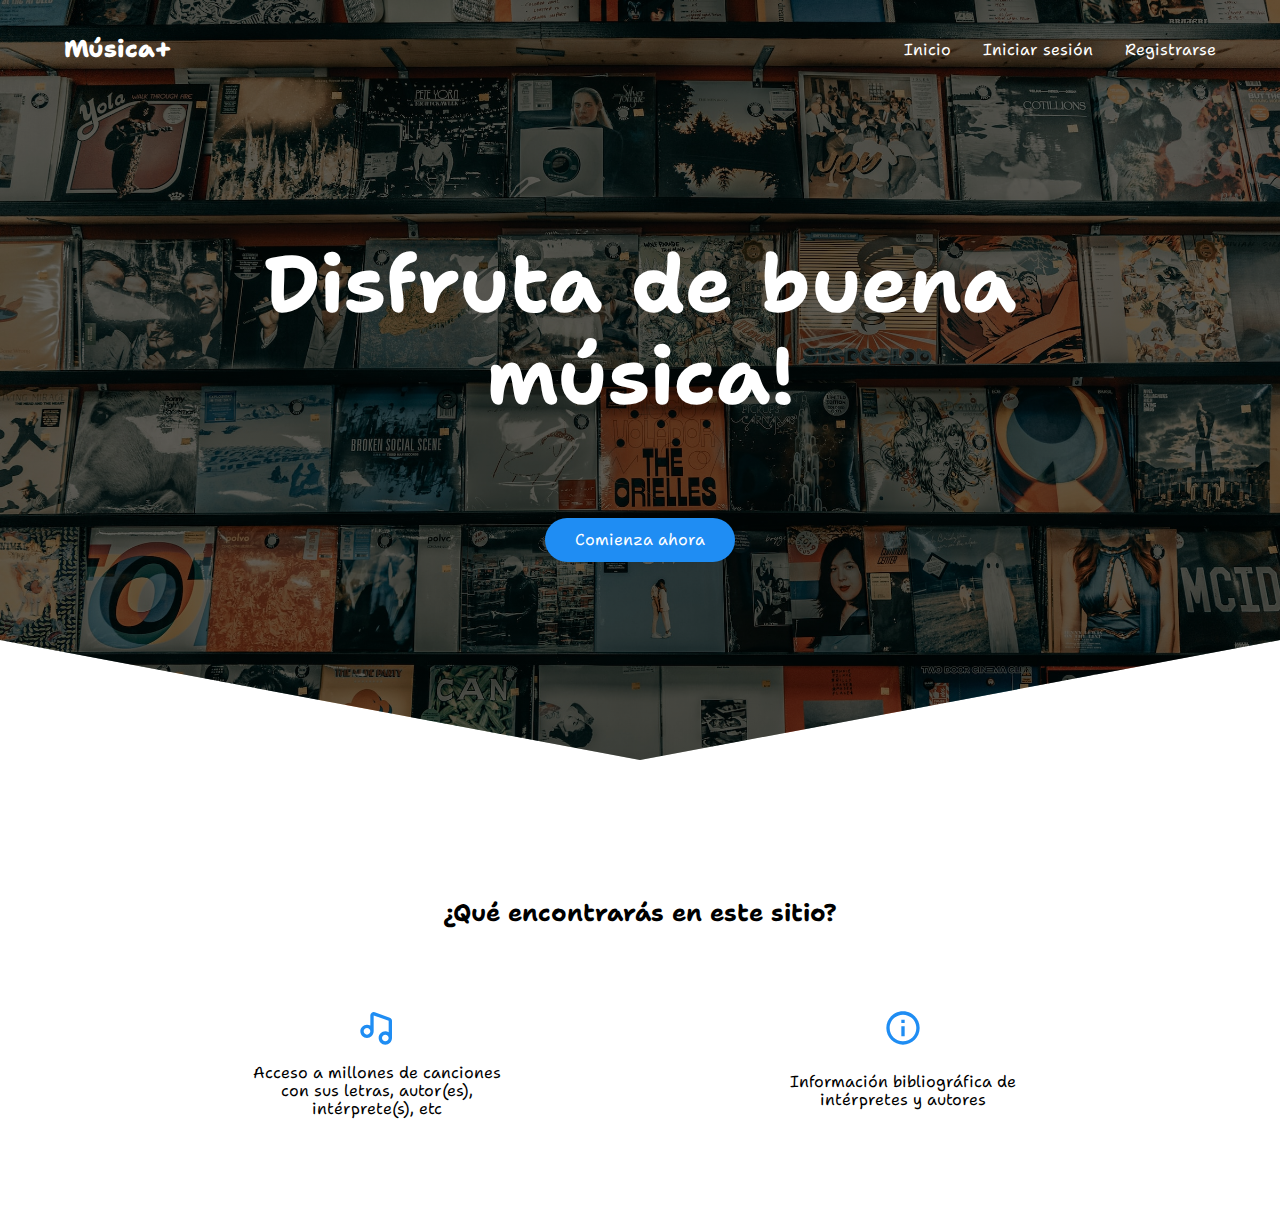
<file: index.html>
<!DOCTYPE html>
<html lang="es">
<head>
    <meta charset="UTF-8">
    <meta http-equiv="X-UA-Compatible" content="IE=edge">
    <meta name="viewport" content="width=device-width, initial-scale=1.0">
    <title>Música+</title>
    <link rel="shortcut icon" href="./images/favicon.jpg" type="image/x-icon">
    <link rel="stylesheet" href="./css/normalize.css">
    <link rel="stylesheet" href="./css/styles.css">

    <meta name="title" content="Música+">
    <meta name="description"
        content="En este sitio encontrarás millones de canciones además de información acerca de sus intérpretes y autores.">

</head>
<body>
    <header class="hero">
        <nav class="nav container">
            <div class="nav__logo">
                <h2 class="nav__title">Música+</h2>
            </div>
            
            <ul class="nav__link nav__link--menu">
                <li class="nav__items">
                    <a href="#" class="nav__links">Inicio</a>
                </li>
                <li class="nav__items">
                    <a href="#" class="nav__links">Iniciar sesión</a>
                </li>
                <li class="nav__items">
                    <a href="#" class="nav__links">Registrarse</a>
                </li>
                <img src="./images/close.svg" class="nav__close">
            </ul>
       
            <div class="nav__menu">
                <img src="./images/menu.svg" class="nav__img">
            </div>
        </nav>

        <section class="hero__container container">
            <h1 class="hero__title">Disfruta de buena música!</h1>
            <a href="#" class="cta">Comienza ahora</a>
        </section>
    </header>

    <main>
        <section class="container about">
            <h2 class="subtitle">¿Qué encontrarás en este sitio?</h2>

            <div class="about__main">
                <article class="about__icons">
                    <img src="./images/music.svg" class="about__icon">
                    <p class="about__paragrah">Acceso a millones de canciones con sus letras, autor(es), intérprete(s), etc</p>
                </article>

                <article class="about__icons">
                    <img src="./images/info.svg" class="about__icon">
                    <p class="about__paragrah">Información bibliográfica de intérpretes y autores</p>
                </article>
    
    <script src="./js/menu.js"></script>
</body>
</html>
</file>
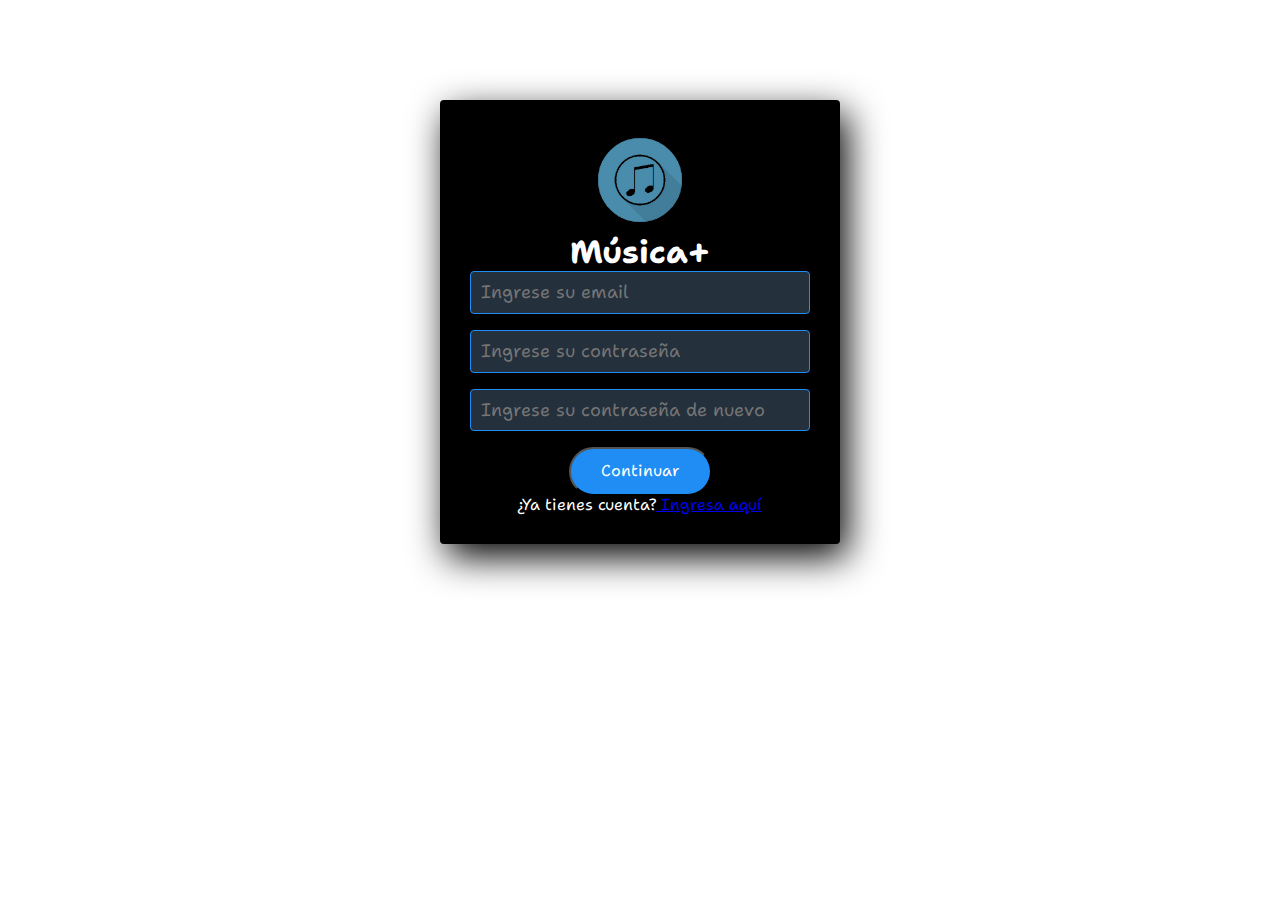
<file: register.html>
<!DOCTYPE html>
<html lang="es">
<head>
    <meta charset="UTF-8">
    <meta http-equiv="X-UA-Compatible" content="IE=edge">
    <meta name="viewport" content="width=device-width, initial-scale=1.0">
    <title>Música+</title>
    <link rel="shortcut icon" href="./images/favicon.jpg" type="image/x-icon">
    <link rel="stylesheet" href="./css/normalize.css">
    <link rel="stylesheet" href="./css/styles.css">
</head>

<body>
    <section class="form-register">
        <img src="./images/favicon.png"  width="100" height="100">
        <h1>Música+</h1>
        <input class="question" type="email" name="email" id="email" placeholder="Ingrese su email">
        <input class="question" type="password" name="password" id="password" placeholder="Ingrese su contraseña">
        <input class="question" type="password" name="password-again" id="password-again" placeholder="Ingrese su contraseña de nuevo">
        <input class="cta" type="submit" value="Continuar">
        <p>¿Ya tienes cuenta?<a href="#"> Ingresa aquí</a></p>
    </section>
</body>
</html>
</file>
<file: css/styles.css>
@import url('https://fonts.googleapis.com/css2?family=Shantell+Sans:wght@300;500&display=swap');

:root {
    --padding-container: 100px 0;
    --color-title: #001A49;
}

body{
    font-family: 'Shantell Sans', cursive;
}

.container {
    width: 90%;
    max-width: 1200px;
    margin: 0 auto;
    overflow: hidden;
    padding: var(--padding-container);
}

.hero {
    width: 100%;
    height: 100vh;
    min-height: 600px;
    max-height: 800px;
    position: relative;
    display: grid;
    grid-template-rows: 100px 1fr;
    color: #fff;
}


.hero::before {
    content: "";
    position: absolute;
    top: 0;
    left: 0;
    width: 100%;
    height: 100%;
    background-image: linear-gradient(180deg, #0000008c 0%, #0000008c 100%), url('../images/bliblioteca\ de\ musica.jpg');
    background-size: cover;
    clip-path: polygon(0 0, 100% 0, 100% 80%, 50% 95%, 0 80%);
    z-index: -1;
}


/* Nav */

.nav {
    --padding-container: 0;
    height: 100%;
    display: flex;
    align-items: center;
}

.nav__title {
    font-weight: 800;
}

.nav__link {
    margin-left: auto;
    padding: 0;
    display: grid;
    grid-auto-flow: column;
    grid-auto-columns: max-content;
    gap: 2em;
}

.nav__items {
    list-style: none;
}

.nav__links {
    color: #fff;
    text-decoration: none;
}

.nav__menu {
    margin-left: auto;
    cursor: pointer;
    display: none;
}

.nav__img {
    display: block;
    width: 30px;
}

.nav__close {
    display: var(--show, none);
}

/* Hero container */

.hero__container {
    max-width: 800px;
    --padding-container: 0;
    display: grid;
    grid-auto-rows: max-content;
    align-content: center;
    gap: 6em;
    padding-bottom: 100px;
    text-align: center;
}

.hero__title {
    font-size: 5rem;
}



.cta {
    display: inline-block;
    background-color: #1F8DF3;
    justify-self: center;
    color: #fff;
    text-decoration: none;
    padding: 13px 30px;
    border-radius: 32px;
}

/* About */

.about {
    text-align: center;
}


.about__paragraph {
    line-height: 1.7;
}

.about__main {
    padding-top: 80px;
    display: grid;
    width: 90%;
    margin: 0 auto;
    gap: 1em;
    overflow: hidden;
    grid-template-columns: repeat(auto-fit, minmax(260px, auto));
}


.about__icons {
    display: grid;
    gap: 1em;
    justify-items: center;
    width: 260px;
    overflow: hidden;
    margin: 0 auto;
}

.about__icon {
    width: 40px;
}


/* Media queries */

@media (max-width:800px){
    .nav__menu{
        display: block;
    }

    .nav__link--menu{
        position: fixed;
        background-color: #000;
        top: 0;
        left: 0;
        height: 100%;
        width: 100%;
        display: flex;
        flex-direction: column;
        justify-content: space-evenly;
        align-items: center;
        z-index: 100;
        opacity: 0;
        pointer-events: none;
        transition: .7s opacity;
    }

    .nav__link--show{
        --show: block;
        opacity:1 ;
        pointer-events: unset;
    }

    .nav__close{
        position: absolute;
        top: 30px;
        right: 30px;
        width: 30px;
        cursor: pointer;
    }
}


@media (max-width:600px){
    .hero__title {
        font-size: 4rem;
    }    
}



/* form-register */

.form-register {
    width: 400px;
    background: #000000;
    padding: 30px;
    margin: auto;
    margin-top: 100px;
    border-radius: 4px;
    color: white;
    box-shadow: 7px 13px 37px #000;
    text-align: center;
  }


  .question {
    width: 100%;
    background: #24303c;
    padding: 10px;
    border-radius: 4px;
    margin-bottom: 16px;
    border: 1px solid #1F8DF3;
    font-size: 18px;
    color: white;
  }
</file>
